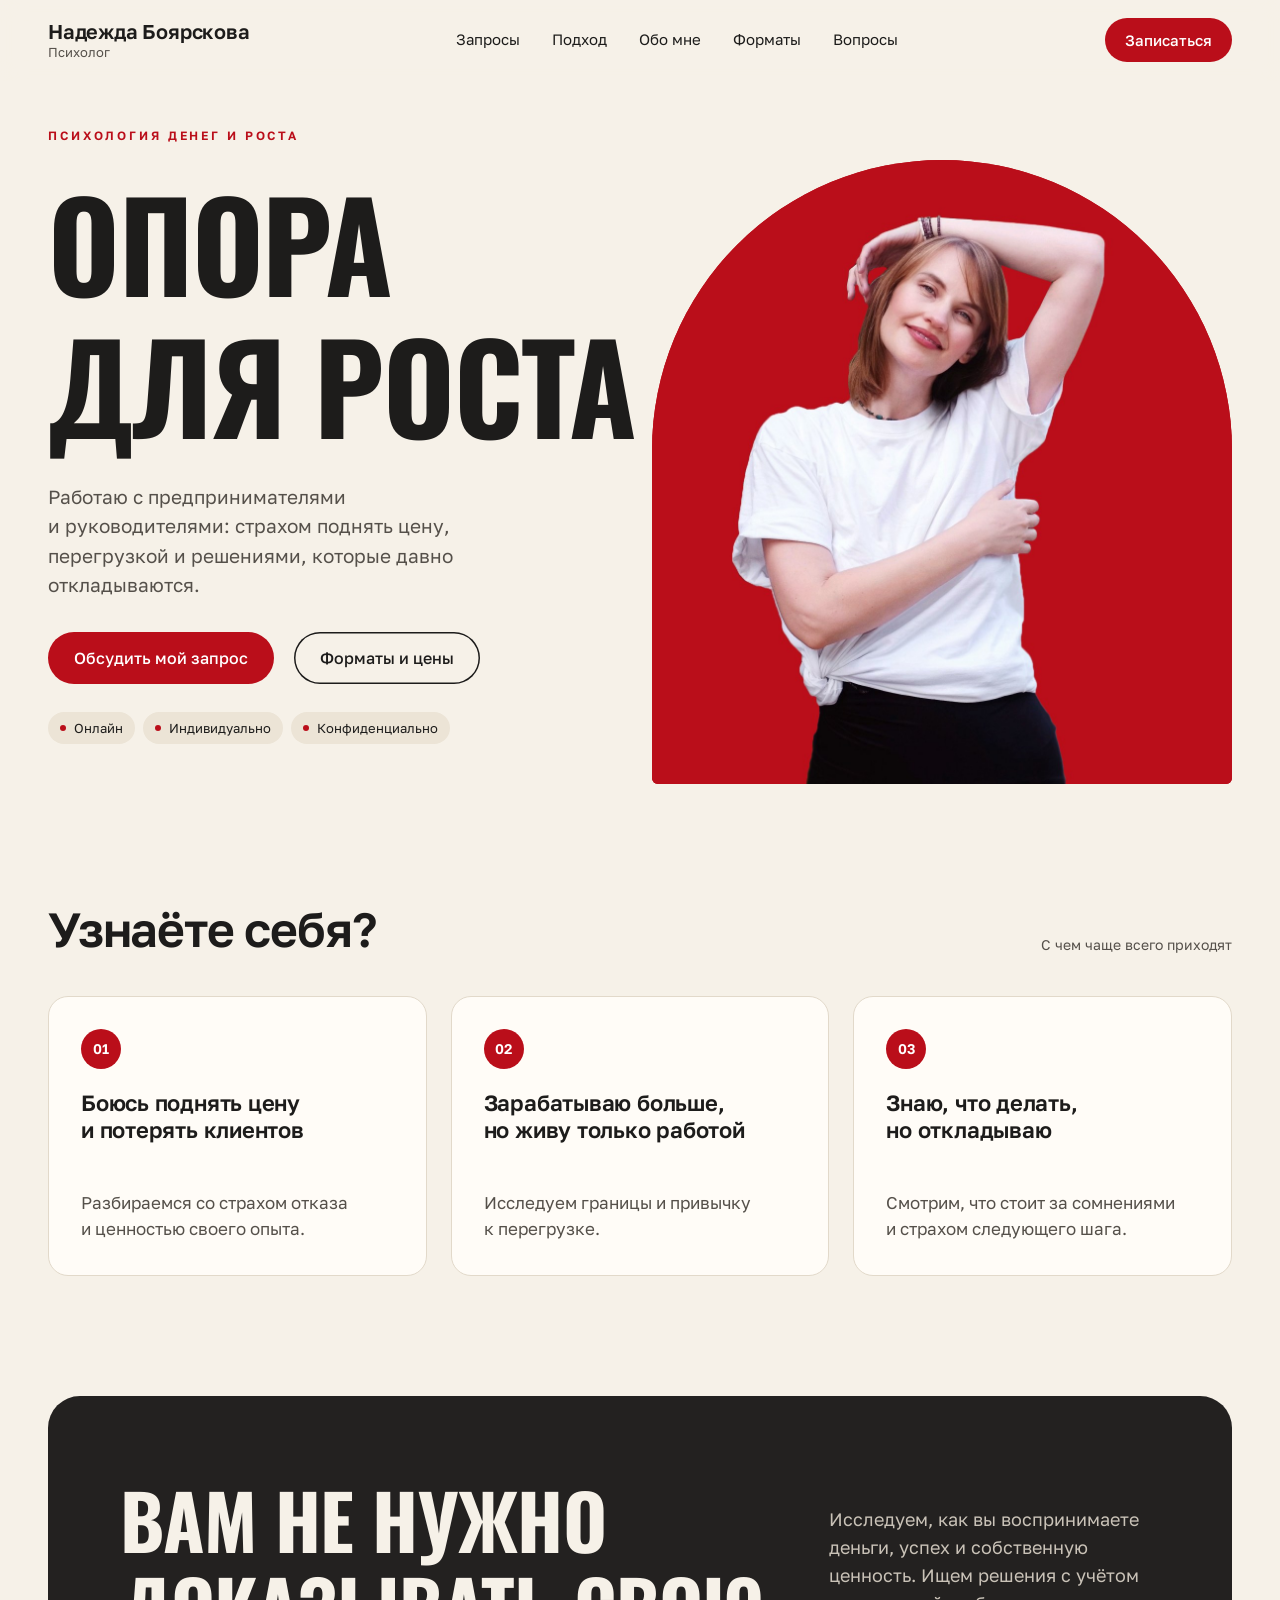
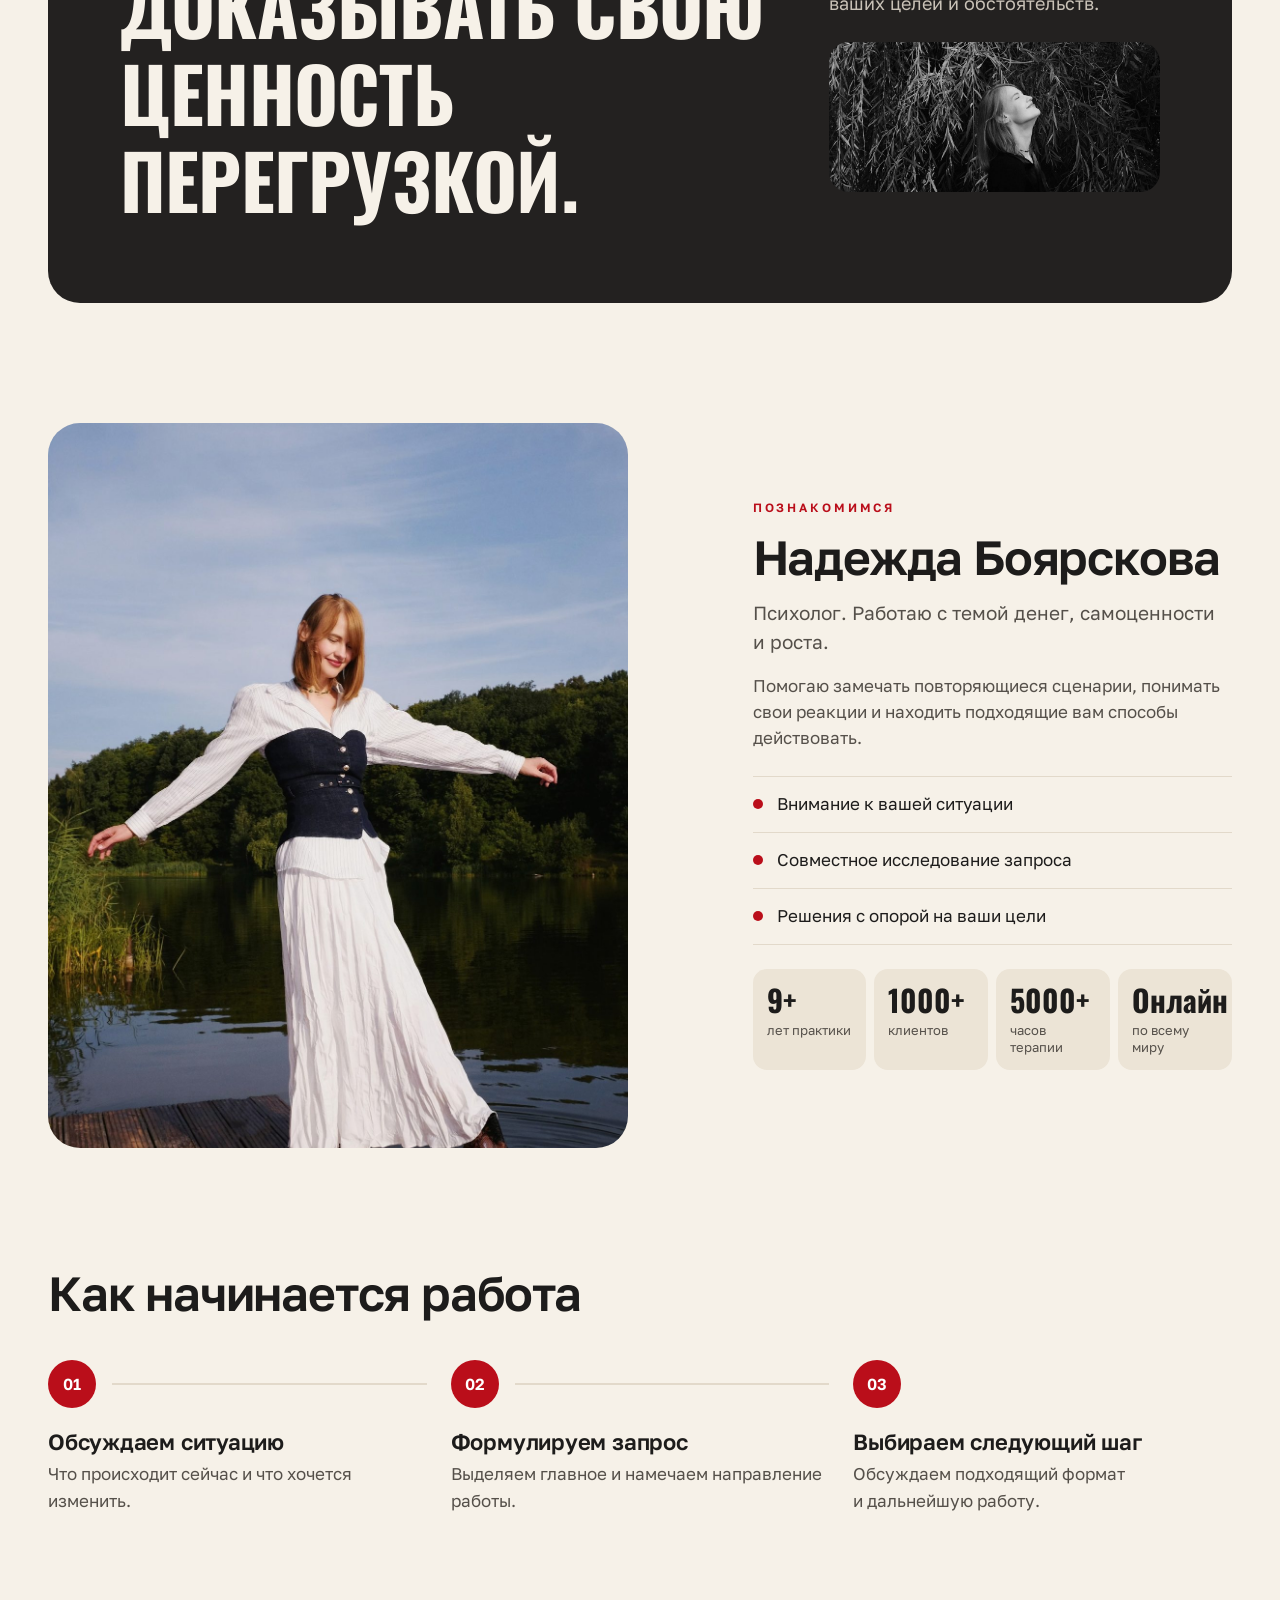
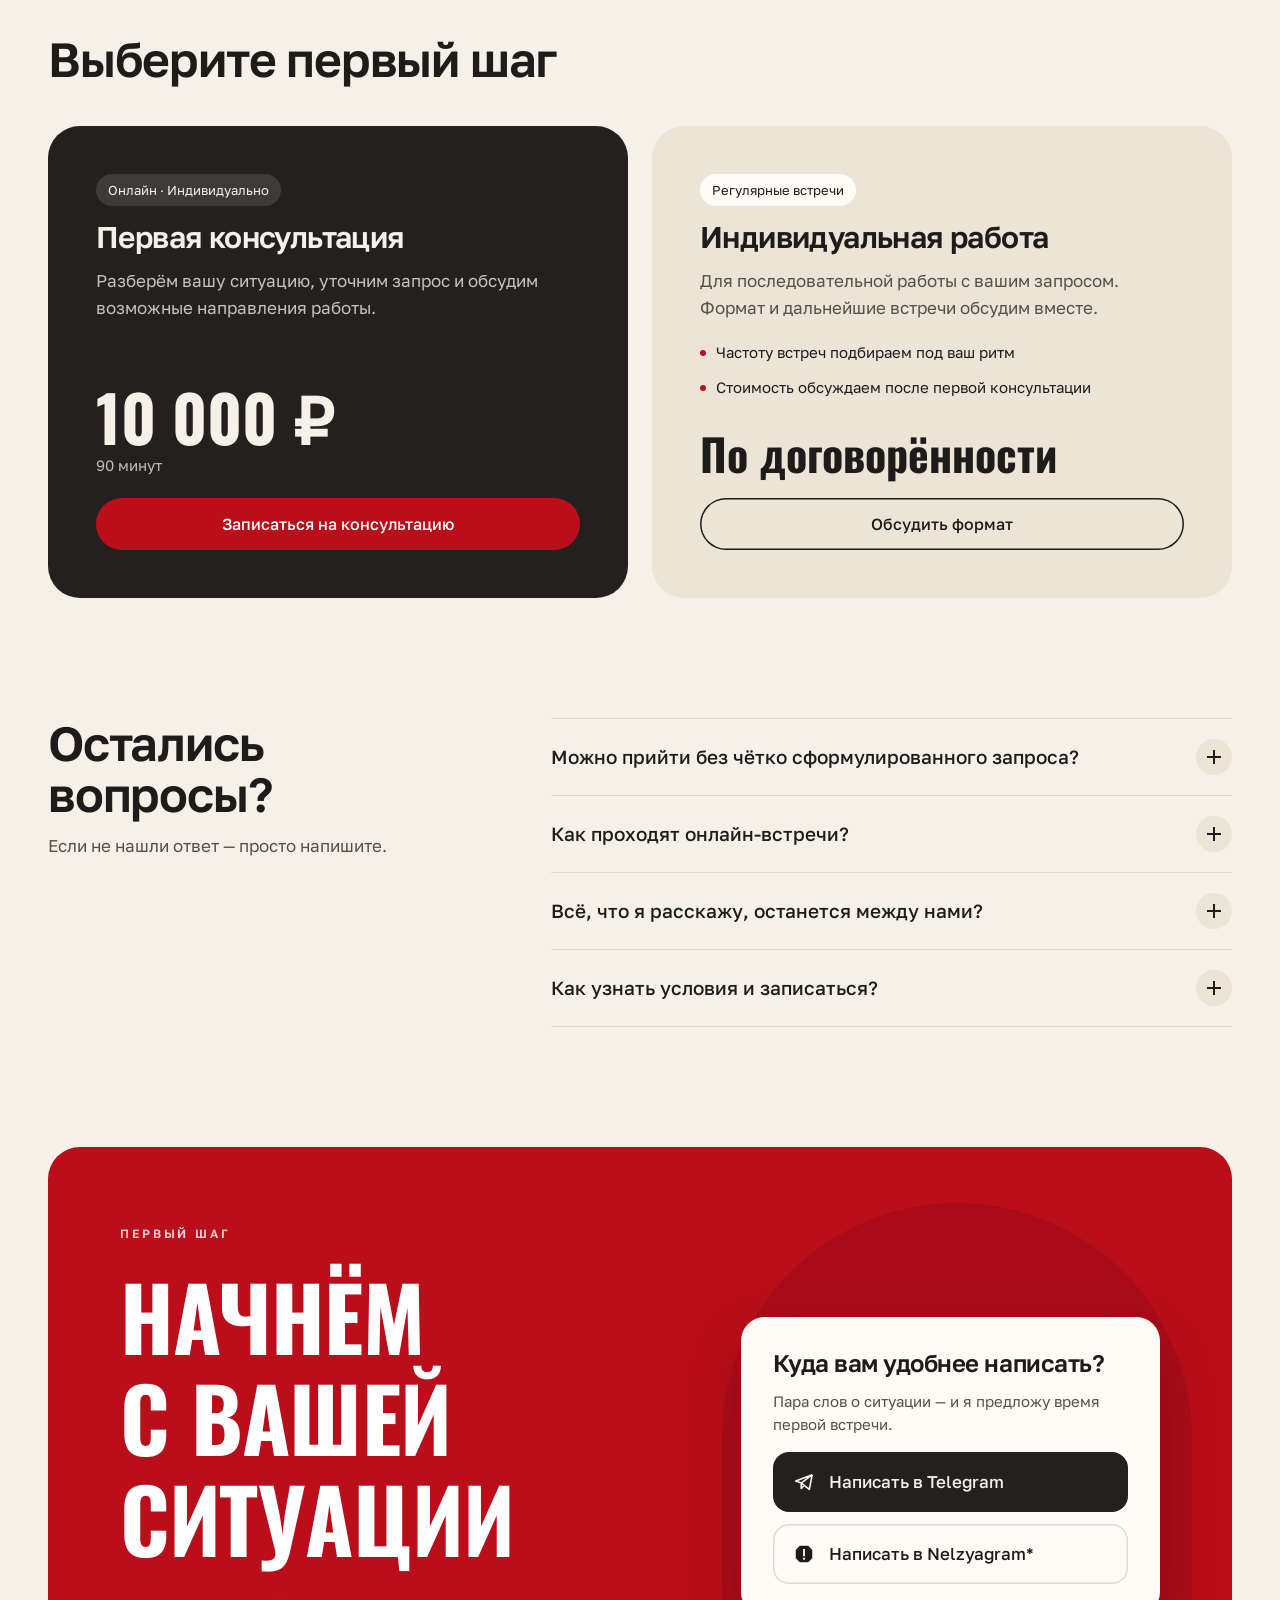
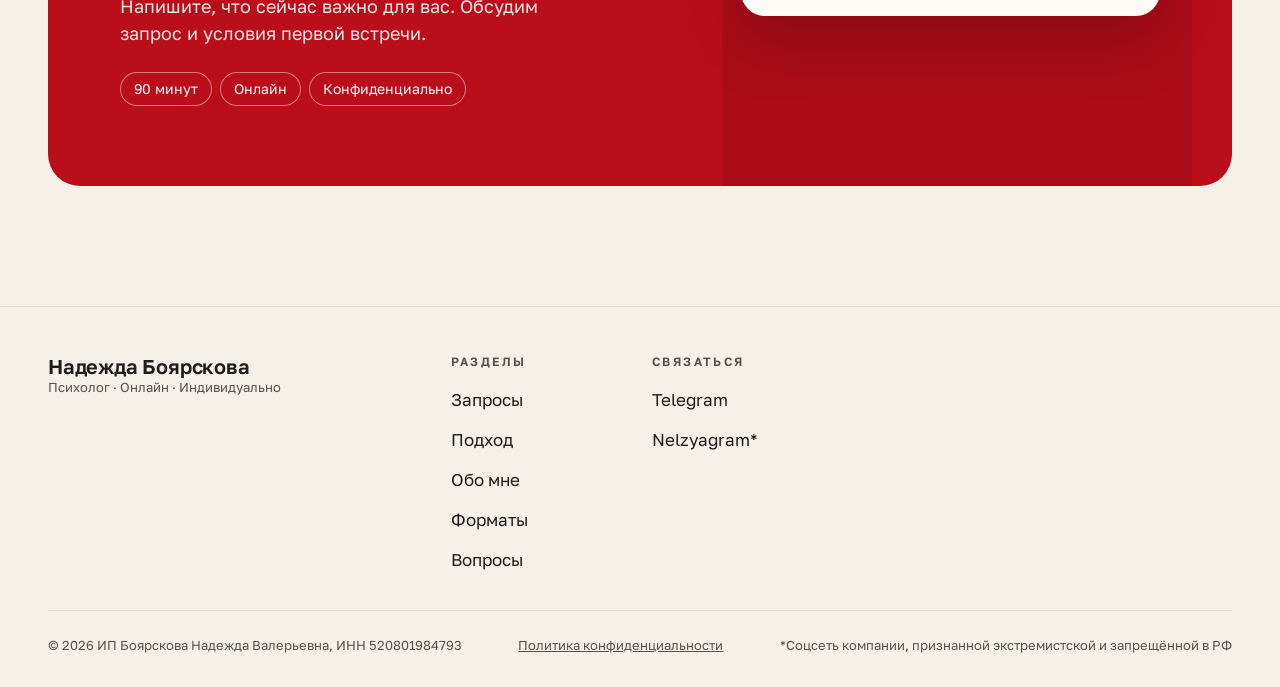
<file: index.html>
<!doctype html>
<html lang="ru" class="no-js">
<head>
  <meta charset="utf-8">
  <meta name="viewport" content="width=device-width, initial-scale=1, viewport-fit=cover">
  <title>Надежда Боярскова — психолог. Психология денег и роста</title>
  <meta name="description" content="Психолог Надежда Боярскова. Работаю с предпринимателями и руководителями: страх поднять цену, перегрузка, отложенные решения. Онлайн, индивидуально.">
  <meta name="theme-color" content="#F6F1E8">
  <link rel="canonical" href="https://psycholognado.ru/">
  <meta property="og:type" content="website">
  <meta property="og:url" content="https://psycholognado.ru/">
  <meta property="og:title" content="Надежда Боярскова — психолог">
  <meta property="og:description" content="Опора для роста. Психология денег, самоценности и роста. Онлайн, индивидуально.">
  <meta property="og:image" content="https://psycholognado.ru/assets/img/og-image.jpg">
  <meta property="og:image:width" content="1200">
  <meta property="og:image:height" content="630">
  <meta name="twitter:card" content="summary_large_image">
  <meta property="og:locale" content="ru_RU">
  <link rel="icon" href="assets/img/favicon.svg" type="image/svg+xml">
  <link rel="apple-touch-icon" href="assets/img/apple-touch-icon.png">
  <link rel="preload" href="assets/fonts/oswald-cyrillic-700-normal.woff2" as="font" type="font/woff2" crossorigin>
  <link rel="preload" href="assets/fonts/golos-text-cyrillic-400-normal.woff2" as="font" type="font/woff2" crossorigin>
  <link rel="stylesheet" href="assets/css/styles.css">
  <script>document.documentElement.classList.remove('no-js');</script>
</head>
<body>
<a class="skip-link" href="#main">Перейти к содержанию</a>

<!-- ============ ШАПКА ============ -->
<header class="header" id="top">
  <div class="container header__inner">
    <a class="brand" href="#top" aria-label="Надежда Боярскова, психолог — наверх">
      <span class="brand__name">Надежда Боярскова</span>
      <span class="brand__role">Психолог</span>
    </a>
    <nav class="nav" aria-label="Основное меню">
      <ul class="nav__list">
        <li><a class="nav__link" href="#requests">Запросы</a></li>
        <li><a class="nav__link" href="#approach">Подход</a></li>
        <li><a class="nav__link" href="#about">Обо мне</a></li>
        <li><a class="nav__link" href="#formats">Форматы</a></li>
        <li><a class="nav__link" href="#faq">Вопросы</a></li>
      </ul>
    </nav>
    <div class="header__actions">
      <button class="btn btn--red btn--sm header__cta" type="button" data-contact-open>
        Записаться
      </button>
      <button class="burger" type="button" aria-label="Открыть меню" aria-expanded="false" aria-controls="mmenu" data-menu-open>
        <svg viewBox="0 0 24 24" fill="none" stroke="currentColor" stroke-width="2" aria-hidden="true"><path d="M4 8h16M4 16h16"/></svg>
      </button>
    </div>
  </div>
</header>

<!-- ============ МОБИЛЬНОЕ МЕНЮ ============ -->
<div class="mmenu" id="mmenu" role="dialog" aria-modal="true" aria-label="Меню" hidden>
  <div class="mmenu__top">
    <span class="brand"><span class="brand__name">Надежда Боярскова</span><span class="brand__role">Психолог</span></span>
    <button class="contact__close" type="button" aria-label="Закрыть меню" data-menu-close>
      <svg viewBox="0 0 24 24" fill="none" stroke="currentColor" stroke-width="2" aria-hidden="true"><path d="M6 6l12 12M18 6 6 18"/></svg>
    </button>
  </div>
  <ul class="mmenu__list">
    <li><a href="#requests" data-menu-link>Запросы</a></li>
    <li><a href="#approach" data-menu-link>Подход</a></li>
    <li><a href="#about" data-menu-link>Обо мне</a></li>
    <li><a href="#formats" data-menu-link>Форматы</a></li>
    <li><a href="#faq" data-menu-link>Вопросы</a></li>
  </ul>
  <div class="mmenu__bottom">
    <button class="btn btn--red btn--block" type="button" data-contact-open>Записаться на консультацию</button>
    <p class="mmenu__note">Онлайн · Индивидуально</p>
  </div>
</div>

<main id="main">

  <!-- ============ HERO ============ -->
  <section class="hero" aria-labelledby="hero-title">
    <div class="container grid hero__grid">
      <div class="hero__text">
        <p class="eyebrow">Психология денег и роста</p>
        <h1 class="display hero__title" id="hero-title"><span>Опора</span> <span>для роста</span></h1>
        <p class="lead">Работаю с&nbsp;предпринимателями и&nbsp;руководителями: страхом поднять цену, перегрузкой и&nbsp;решениями, которые давно откладываются.</p>
        <div class="hero__actions">
          <button class="btn btn--red" type="button" data-contact-open>
            Обсудить мой запрос
          </button>
          <a class="btn btn--ghost" href="#formats">Форматы и цены</a>
        </div>
        <ul class="hero__meta" aria-label="Формат работы">
          <li class="chip">Онлайн</li>
          <li class="chip">Индивидуально</li>
          <li class="chip">Конфиденциально</li>
        </ul>
      </div>
      <div class="hero__media">
        <div class="arch">
          <img src="assets/img/hero.jpg" width="1200" height="1260" alt="Надежда Боярскова, психолог" fetchpriority="high">
        </div>
      </div>
    </div>
  </section>

  <!-- ============ ЗАПРОСЫ ============ -->
  <section class="section" id="requests" aria-labelledby="req-title">
    <div class="container">
      <div class="section-head reveal">
        <h2 class="h2" id="req-title">Узнаёте себя?</h2>
        <p class="muted small">С чем чаще всего приходят</p>
      </div>
      <div class="cards">
        <article class="card reveal">
          <span class="num">01</span>
          <h3 class="h3">Боюсь поднять цену и&nbsp;потерять клиентов</h3>
          <p class="muted">Разбираемся со&nbsp;страхом отказа и&nbsp;ценностью своего опыта.</p>
        </article>
        <article class="card reveal">
          <span class="num">02</span>
          <h3 class="h3">Зарабатываю больше, но&nbsp;живу только работой</h3>
          <p class="muted">Исследуем границы и&nbsp;привычку к&nbsp;перегрузке.</p>
        </article>
        <article class="card reveal">
          <span class="num">03</span>
          <h3 class="h3">Знаю, что делать, но&nbsp;откладываю</h3>
          <p class="muted">Смотрим, что стоит за&nbsp;сомнениями и&nbsp;страхом следующего шага.</p>
        </article>
      </div>
    </div>
  </section>

  <!-- ============ МАНИФЕСТ / ПОДХОД ============ -->
  <section class="section" id="approach" aria-labelledby="man-title">
    <div class="container">
      <div class="manifest reveal">
        <div class="grid manifest__grid">
          <h2 class="display manifest__title" id="man-title">Вам не нужно доказывать свою ценность перегрузкой.</h2>
          <div class="manifest__side">
            <p>Исследуем, как вы воспринимаете деньги, успех и&nbsp;собственную ценность. Ищем решения с&nbsp;учётом ваших целей и&nbsp;обстоятельств.</p>
            <div class="manifest__photo"><img src="assets/img/portrait-bw.jpg" width="1100" height="500" alt="" loading="lazy"></div>
          </div>
        </div>
      </div>
    </div>
  </section>

  <!-- ============ ОБО МНЕ ============ -->
  <section class="section" id="about" aria-labelledby="about-title">
    <div class="container grid about__grid">
      <div class="about__photo reveal">
        <img src="assets/img/about.jpg" width="1200" height="1800" alt="Надежда Боярскова на берегу озера" loading="lazy">
      </div>
      <div class="about__text reveal">
        <p class="eyebrow">Познакомимся</p>
        <h2 class="about__name" id="about-title">Надежда Боярскова</h2>
        <p class="lead">Психолог. Работаю с&nbsp;темой денег, самоценности и&nbsp;роста.</p>
        <p class="muted">Помогаю замечать повторяющиеся сценарии, понимать свои реакции и&nbsp;находить подходящие вам способы действовать.</p>
        <ul class="checks">
          <li>Внимание к&nbsp;вашей ситуации</li>
          <li>Совместное исследование запроса</li>
          <li>Решения с&nbsp;опорой на&nbsp;ваши цели</li>
        </ul>
        <ul class="facts" aria-label="Опыт">
          <li class="fact"><b>9+</b><span>лет практики</span></li>
          <li class="fact"><b>1000+</b><span>клиентов</span></li>
          <li class="fact"><b>5000+</b><span>часов терапии</span></li>
          <li class="fact"><b>Онлайн</b><span>по всему миру</span></li>
        </ul>
      </div>
    </div>
  </section>

  <!-- ============ КАК НАЧИНАЕТСЯ РАБОТА ============ -->
  <section class="section" aria-labelledby="steps-title">
    <div class="container">
      <div class="section-head reveal">
        <h2 class="h2" id="steps-title">Как начинается работа</h2>
      </div>
      <ol class="steps">
        <li class="step reveal">
          <span class="num">01</span>
          <div><h3 class="h3">Обсуждаем ситуацию</h3><p class="muted">Что происходит сейчас и&nbsp;что хочется изменить.</p></div>
        </li>
        <li class="step reveal">
          <span class="num">02</span>
          <div><h3 class="h3">Формулируем запрос</h3><p class="muted">Выделяем главное и&nbsp;намечаем направление работы.</p></div>
        </li>
        <li class="step reveal">
          <span class="num">03</span>
          <div><h3 class="h3">Выбираем следующий шаг</h3><p class="muted">Обсуждаем подходящий формат и&nbsp;дальнейшую работу.</p></div>
        </li>
      </ol>
    </div>
  </section>

  <!-- ============ ФОРМАТЫ ============ -->
  <section class="section" id="formats" aria-labelledby="formats-title">
    <div class="container">
      <div class="section-head reveal">
        <h2 class="h2" id="formats-title">Выберите первый шаг</h2>
      </div>
      <div class="plans">
        <article class="plan plan--dark reveal">
          <span class="plan__tag">Онлайн · Индивидуально</span>
          <h3 class="plan__title">Первая консультация</h3>
          <p class="muted">Разберём вашу ситуацию, уточним запрос и&nbsp;обсудим возможные направления работы.</p>
          <p class="plan__price">10&nbsp;000&nbsp;₽<small>90 минут</small></p>
          <button class="btn btn--red" type="button" data-contact-open>
            Записаться на консультацию
          </button>
        </article>
        <article class="plan plan--beige reveal">
          <span class="plan__tag">Регулярные встречи</span>
          <h3 class="plan__title">Индивидуальная работа</h3>
          <p class="muted">Для последовательной работы с&nbsp;вашим запросом. Формат и&nbsp;дальнейшие встречи обсудим вместе.</p>
          <ul class="plan__list">
            <li>Частоту встреч подбираем под ваш ритм</li>
            <li>Стоимость обсуждаем после первой консультации</li>
          </ul>
          <p class="plan__price" style="font-size:clamp(32px,4vw,44px)">По договорённости</p>
          <button class="btn btn--ghost" type="button" data-contact-open>
            Обсудить формат
          </button>
        </article>
      </div>
    </div>
  </section>

  <!-- ============ FAQ ============ -->
  <section class="section" id="faq" aria-labelledby="faq-title">
    <div class="container grid faq__grid">
      <div class="faq__head reveal">
        <h2 class="h2" id="faq-title">Остались вопросы?</h2>
        <p class="muted" style="margin-top:12px">Если не нашли ответ — просто напишите.</p>
      </div>
      <div class="faq__list reveal">
        <details class="faq__item">
          <summary>Можно прийти без чётко сформулированного запроса?<span class="faq__icon" aria-hidden="true"></span></summary>
          <p class="faq__answer">Да. Сформулировать запрос — часть первой встречи. Достаточно рассказать, что сейчас беспокоит или что хочется изменить.</p>
        </details>
        <details class="faq__item">
          <summary>Как проходят онлайн-встречи?<span class="faq__icon" aria-hidden="true"></span></summary>
          <p class="faq__answer">В Zoom, в удобное для вас время. Ссылку на встречу я пришлю заранее. Понадобятся стабильный интернет, наушники и место, где вас никто не отвлечёт.</p>
        </details>
        <details class="faq__item">
          <summary>Всё, что я расскажу, останется между нами?<span class="faq__icon" aria-hidden="true"></span></summary>
          <p class="faq__answer">Да. Всё, что вы рассказываете на встречах, остаётся между нами и&nbsp;не передаётся третьим лицам, кроме случаев, прямо предусмотренных законом.</p>
        </details>
        <details class="faq__item">
          <summary>Как узнать условия и записаться?<span class="faq__icon" aria-hidden="true"></span></summary>
          <p class="faq__answer">Напишите в Telegram или Nelzyagram* — расскажу об условиях и подберём время первой встречи.</p>
        </details>
      </div>
    </div>
  </section>

  <!-- ============ ФИНАЛЬНЫЙ CTA ============ -->
  <section class="section" aria-labelledby="cta-title">
    <div class="container">
      <div class="cta reveal">
        <span class="cta__arch" aria-hidden="true"></span>
        <div class="cta__text">
          <p class="eyebrow cta__eyebrow">Первый шаг</p>
          <h2 class="display cta__title" id="cta-title">Начнём<br> с&nbsp;вашей ситуации</h2>
          <p class="cta__lead">Напишите, что сейчас важно для вас. Обсудим запрос и&nbsp;условия первой встречи.</p>
          <ul class="cta__chips" aria-label="Формат">
            <li>90 минут</li><li>Онлайн</li><li>Конфиденциально</li>
          </ul>
        </div>
        <div class="cta__card">
          <h3 class="cta__card-title">Куда вам удобнее написать?</h3>
          <p class="cta__card-sub">Пара слов о ситуации — и я предложу время первой встречи.</p>
          <a class="cta__link cta__link--tg" href="https://t.me/psyholog_boyarskova" target="_blank" rel="noopener"><svg viewBox="0 0 24 24" fill="none" stroke="currentColor" stroke-width="1.8" stroke-linejoin="round" aria-hidden="true"><path d="M21 4 3 11l6 2.2M21 4l-3.2 16-8.8-6.8M21 4 9 13.2m0 0V19l3-3.3"/></svg><span>Написать в Telegram</span></a>
          <a class="cta__link" href="https://www.instagram.com/psyholog_boyarskova/" target="_blank" rel="noopener"><svg viewBox="0 0 24 24" aria-hidden="true"><path fill="currentColor" fill-rule="evenodd" d="M7.5 3h9L21 7.5v9L16.5 21h-9L3 16.5v-9zM11 6.5h2v8h-2zM11 16h2v2.2h-2z"/></svg><span>Написать в Nelzyagram*</span></a>
        </div>
      </div>
    </div>
  </section>
</main>

<!-- ============ ПОДВАЛ ============ -->
<footer class="footer">
  <div class="container grid footer__grid">
    <div class="footer__brand">
      <span class="brand"><span class="brand__name">Надежда Боярскова</span><span class="brand__role">Психолог · Онлайн · Индивидуально</span></span>
    </div>
    <div class="footer__col">
      <h2>Разделы</h2>
      <a href="#requests">Запросы</a>
      <a href="#approach">Подход</a>
      <a href="#about">Обо мне</a>
      <a href="#formats">Форматы</a>
      <a href="#faq">Вопросы</a>
    </div>
    <div class="footer__col">
      <h2>Связаться</h2>
      <a href="https://t.me/psyholog_boyarskova" target="_blank" rel="noopener">Telegram</a>
      <a href="https://www.instagram.com/psyholog_boyarskova/" target="_blank" rel="noopener">Nelzyagram*</a>
    </div>
    <div class="footer__bottom">
      <span>© <span data-year>2026</span> ИП Боярскова Надежда Валерьевна, ИНН&nbsp;520801984793</span>
      <a href="privacy.html">Политика конфиденциальности</a>
      <span>*Соцсеть компании, признанной экстремистской и&nbsp;запрещённой в&nbsp;РФ</span>
    </div>
  </div>
</footer>

<!-- Нижняя плашка — только на мобильных -->
<div class="mbar" aria-hidden="true">
  <button class="btn btn--red btn--block" type="button" data-contact-open tabindex="-1">
    Записаться на консультацию
  </button>
</div>

<!-- ============ МЕНЮ ВЫБОРА МЕССЕНДЖЕРА ============ -->
<div class="contact" id="contact" role="dialog" aria-modal="true" aria-labelledby="contact-title" hidden>
  <button class="contact__backdrop" type="button" aria-label="Закрыть" data-contact-close tabindex="-1"></button>
  <div class="contact__panel">
    <div class="contact__grip" aria-hidden="true"></div>
    <div class="contact__head">
      <h2 class="contact__title" id="contact-title">Куда вам удобнее написать?</h2>
      <button class="contact__close" type="button" aria-label="Закрыть" data-contact-close>
        <svg viewBox="0 0 24 24" fill="none" stroke="currentColor" stroke-width="2" aria-hidden="true"><path d="M6 6l12 12M18 6 6 18"/></svg>
      </button>
    </div>
    <p class="contact__sub">Напишите пару слов о своей ситуации — отвечу и предложу время встречи.</p>
    <div class="contact__list">
      <a class="contact__opt contact__opt--primary" href="https://t.me/psyholog_boyarskova" target="_blank" rel="noopener">
        <span class="contact__ico">
          <svg viewBox="0 0 24 24" fill="none" stroke="currentColor" stroke-width="1.8" stroke-linejoin="round" aria-hidden="true"><path d="M21 4 3 11l6 2.2M21 4l-3.2 16-8.8-6.8M21 4 9 13.2m0 0V19l3-3.3"/></svg>
        </span>
        <span class="contact__opt-text"><b>Telegram <span class="contact__badge">Быстрее</span></b><span>@psyholog_boyarskova</span></span>
      </a>
      <a class="contact__opt" href="https://www.instagram.com/psyholog_boyarskova/" target="_blank" rel="noopener">
        <span class="contact__ico">
          <svg viewBox="0 0 24 24" aria-hidden="true"><path fill="currentColor" fill-rule="evenodd" d="M7.5 3h9L21 7.5v9L16.5 21h-9L3 16.5v-9zM11 6.5h2v8h-2zM11 16h2v2.2h-2z"/></svg>
        </span>
        <span class="contact__opt-text"><b>Nelzyagram*</b><span>@psyholog_boyarskova</span></span>
      </a>
    </div>
    <p class="contact__foot">Как обрабатываются данные — в&nbsp;<a href="privacy.html">политике конфиденциальности</a>. *Соцсеть компании, признанной экстремистской и&nbsp;запрещённой в&nbsp;РФ.</p>
  </div>
</div>

<script src="assets/js/main.js" defer></script>
</body>
</html>
</file>
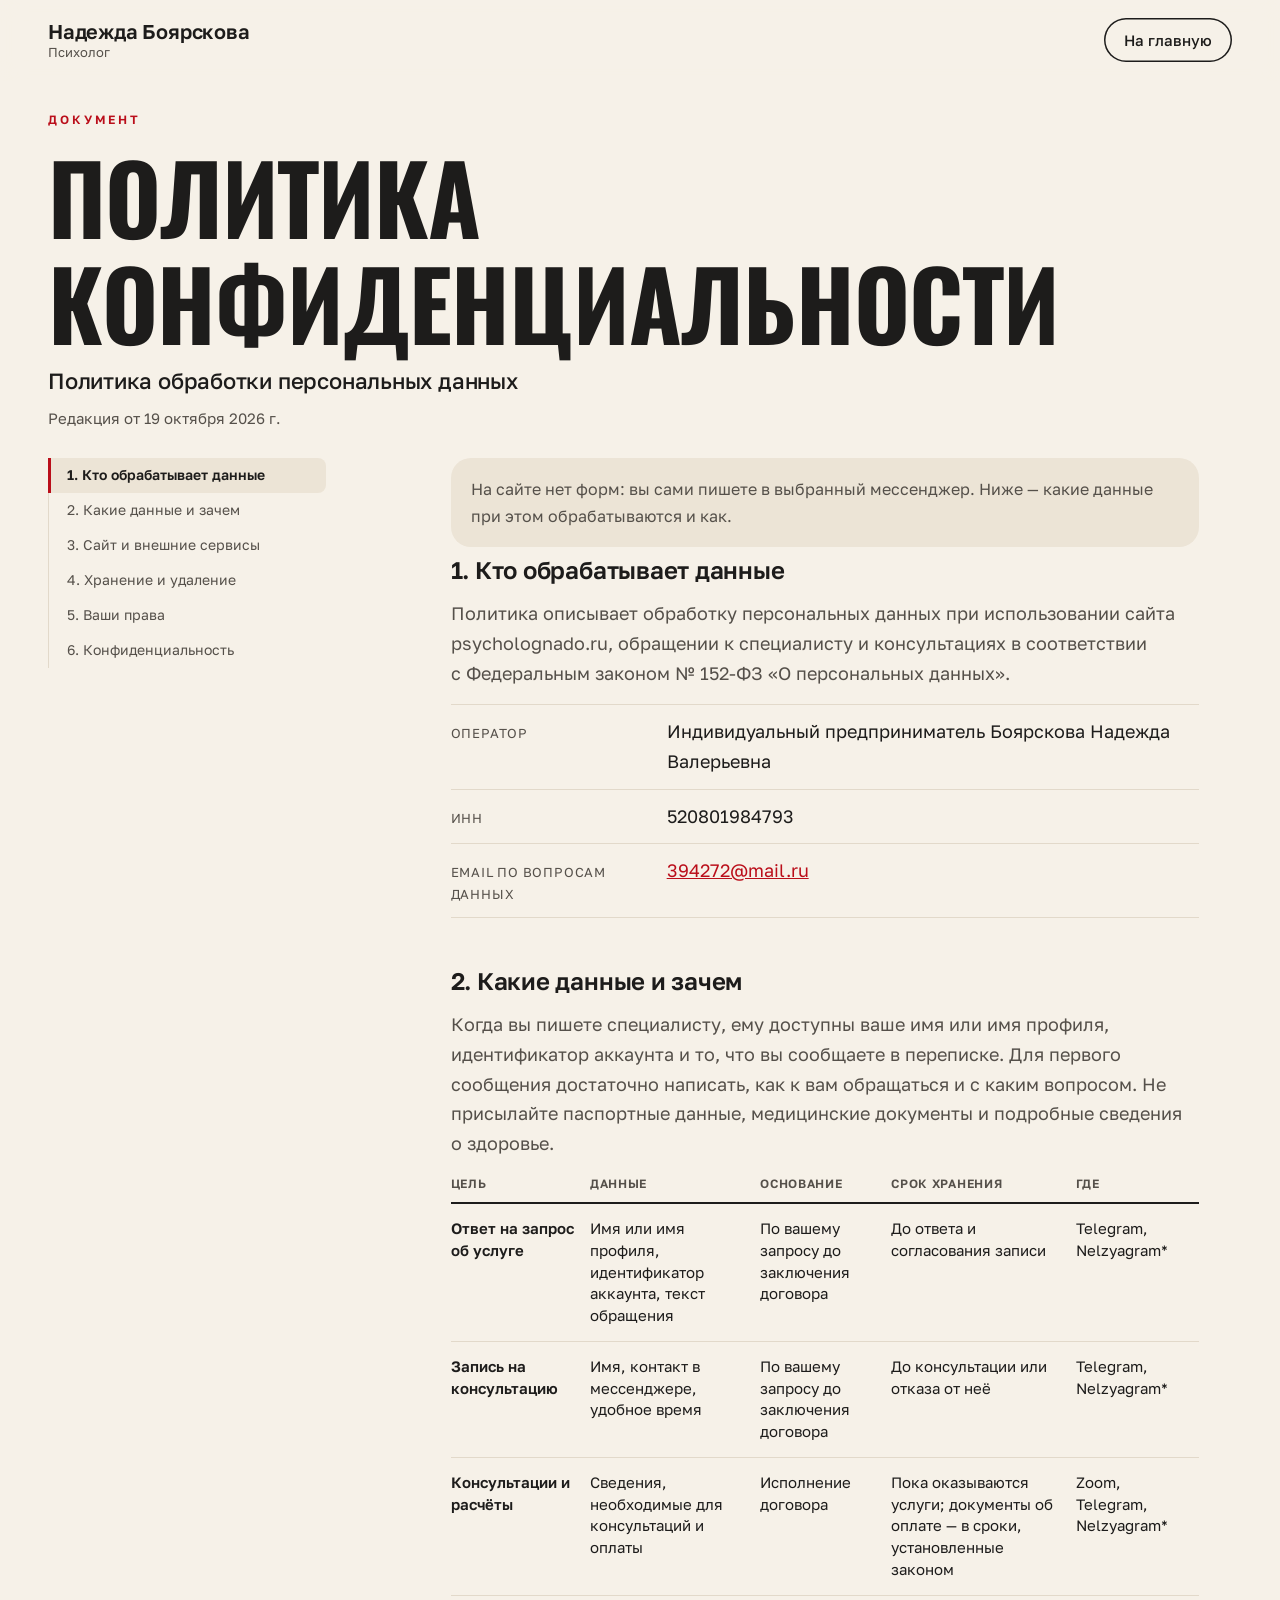
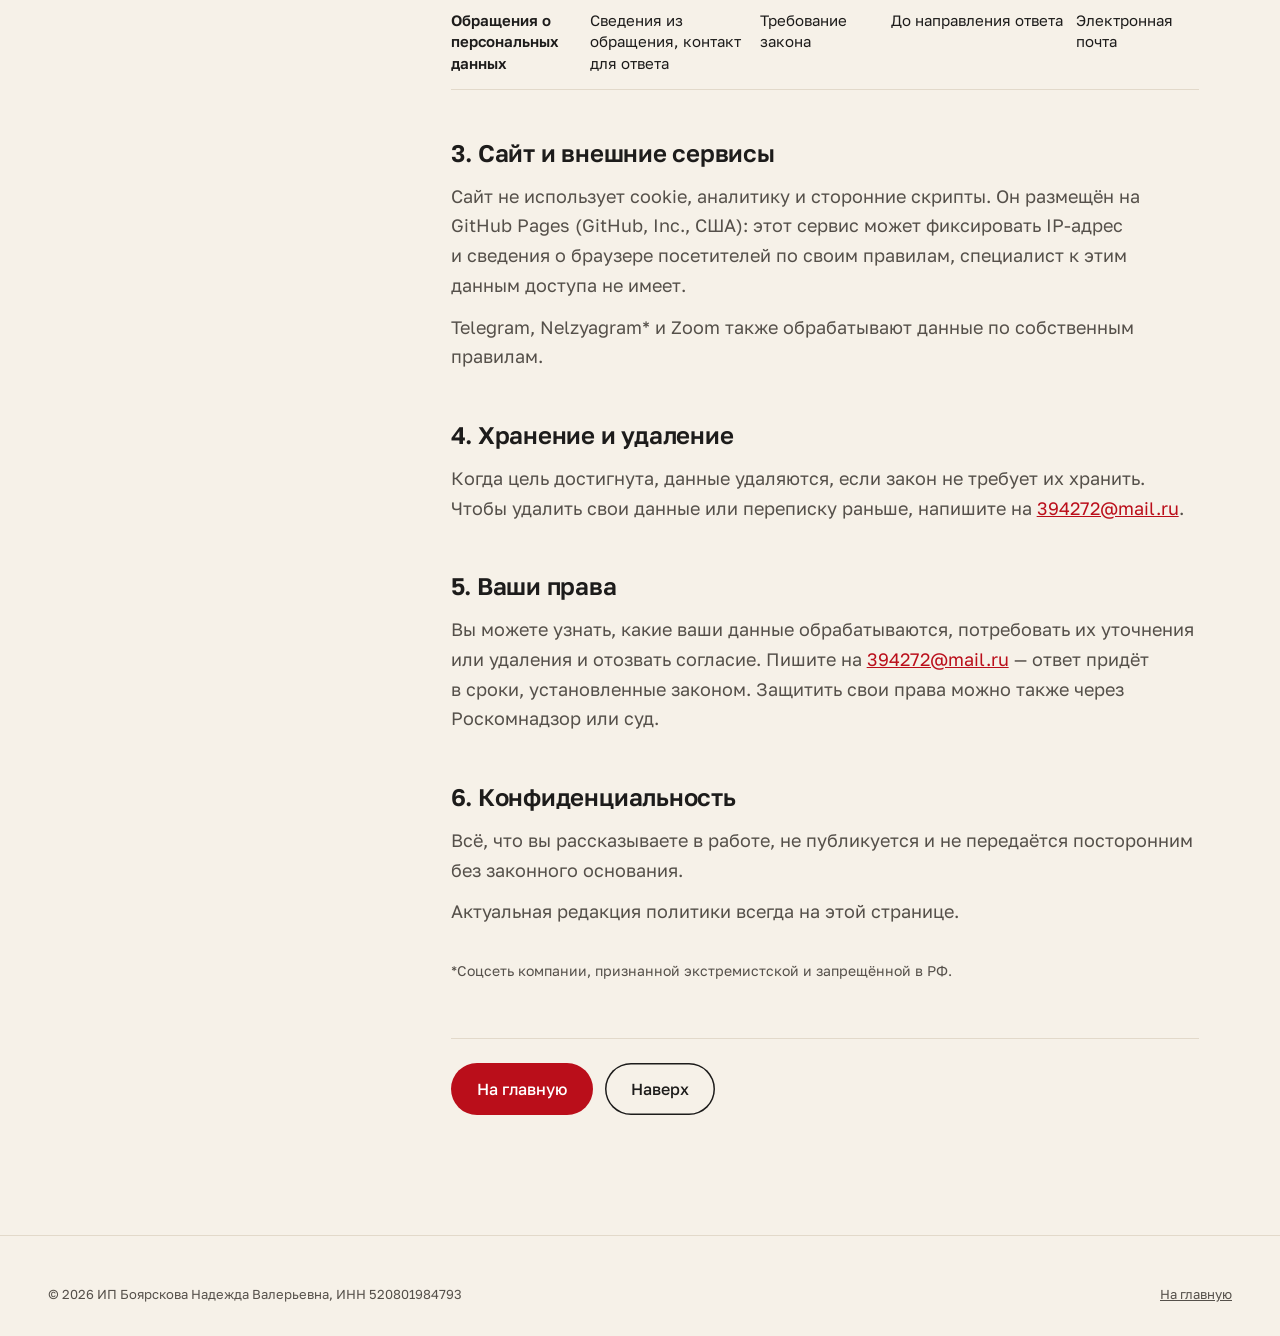
<file: privacy.html>
<!doctype html>
<html lang="ru" class="no-js">
<head>
  <meta charset="utf-8">
  <meta name="viewport" content="width=device-width, initial-scale=1, viewport-fit=cover">
  <title>Политика конфиденциальности — Надежда Боярскова, психолог</title>
  <meta name="description" content="Политика обработки персональных данных на сайте psycholognado.ru.">
  <meta name="theme-color" content="#F6F1E8">
  <meta name="robots" content="noindex, follow">
  <link rel="canonical" href="https://psycholognado.ru/privacy.html">
  <link rel="icon" href="assets/img/favicon.svg" type="image/svg+xml">
  <link rel="apple-touch-icon" href="assets/img/apple-touch-icon.png">
  <link rel="stylesheet" href="assets/css/styles.css">
  <script>document.documentElement.classList.remove('no-js');</script>
</head>
<body>
<a class="skip-link" href="#main">Перейти к содержанию</a>

<header class="header">
  <div class="container header__inner">
    <a class="brand" href="index.html" aria-label="Надежда Боярскова, психолог — на главную">
      <span class="brand__name">Надежда Боярскова</span>
      <span class="brand__role">Психолог</span>
    </a>
    <div class="header__actions">
      <a class="btn btn--ghost btn--sm" href="index.html">На главную</a>
    </div>
  </div>
</header>

<main id="main" class="legal">
  <div class="container grid legal__grid">

    <div class="legal__head">
      <p class="eyebrow">Документ</p>
      <h1 class="display legal__title"><span>Политика</span> <span>конфиденциальности</span></h1>
      <p class="legal__subtitle">Политика обработки персональных данных</p>
      <p class="legal__meta">Редакция от 19&nbsp;октября 2026&nbsp;г.</p>
    </div>

    <aside class="legal__aside">
      <details class="toc" open>
        <summary>Содержание</summary>
        <nav class="toc__list" aria-label="Содержание документа">
          <a href="#p1">1. Кто обрабатывает данные</a>
          <a href="#p2">2. Какие данные и зачем</a>
          <a href="#p3">3. Сайт и внешние сервисы</a>
          <a href="#p4">4. Хранение и удаление</a>
          <a href="#p5">5. Ваши права</a>
          <a href="#p6">6. Конфиденциальность</a>
        </nav>
      </details>
    </aside>

    <article class="legal__body">
      <p class="legal__note">На сайте нет форм: вы сами пишете в&nbsp;выбранный мессенджер. Ниже — какие данные при этом обрабатываются и&nbsp;как.</p>

      <h2 id="p1">1. Кто обрабатывает данные</h2>
      <p>Политика описывает обработку персональных данных при использовании сайта psycholognado.ru, обращении к&nbsp;специалисту и&nbsp;консультациях в&nbsp;соответствии с&nbsp;Федеральным законом №&nbsp;152-ФЗ «О&nbsp;персональных данных».</p>
      <dl class="legal__dl">
        <div><dt>Оператор</dt><dd>Индивидуальный предприниматель Боярскова Надежда Валерьевна</dd></div>
        <div><dt>ИНН</dt><dd>520801984793</dd></div>
        <div><dt>Email по вопросам данных</dt><dd><a href="mailto:394272@mail.ru">394272@mail.ru</a></dd></div>
      </dl>

      <h2 id="p2">2. Какие данные и зачем</h2>
      <p>Когда вы пишете специалисту, ему доступны ваше имя или имя профиля, идентификатор аккаунта и&nbsp;то, что вы сообщаете в&nbsp;переписке. Для первого сообщения достаточно написать, как к&nbsp;вам обращаться и&nbsp;с&nbsp;каким вопросом. Не присылайте паспортные данные, медицинские документы и&nbsp;подробные сведения о&nbsp;здоровье.</p>
      <table class="ptable">
        <caption class="visually-hidden">Цели обработки, данные, основания и сроки</caption>
        <thead>
          <tr><th scope="col">Цель</th><th scope="col">Данные</th><th scope="col">Основание</th><th scope="col">Срок хранения</th><th scope="col">Где</th></tr>
        </thead>
        <tbody>
          <tr>
            <td data-label="Цель">Ответ на запрос об услуге</td>
            <td data-label="Данные">Имя или имя профиля, идентификатор аккаунта, текст обращения</td>
            <td data-label="Основание">По вашему запросу до заключения договора</td>
            <td data-label="Срок хранения">До ответа и согласования записи</td>
            <td data-label="Где">Telegram, Nelzyagram*</td>
          </tr>
          <tr>
            <td data-label="Цель">Запись на консультацию</td>
            <td data-label="Данные">Имя, контакт в мессенджере, удобное время</td>
            <td data-label="Основание">По вашему запросу до заключения договора</td>
            <td data-label="Срок хранения">До консультации или отказа от неё</td>
            <td data-label="Где">Telegram, Nelzyagram*</td>
          </tr>
          <tr>
            <td data-label="Цель">Консультации и расчёты</td>
            <td data-label="Данные">Сведения, необходимые для консультаций и оплаты</td>
            <td data-label="Основание">Исполнение договора</td>
            <td data-label="Срок хранения">Пока оказываются услуги; документы об оплате — в сроки, установленные законом</td>
            <td data-label="Где">Zoom, Telegram, Nelzyagram*</td>
          </tr>
          <tr>
            <td data-label="Цель">Обращения о персональных данных</td>
            <td data-label="Данные">Сведения из обращения, контакт для ответа</td>
            <td data-label="Основание">Требование закона</td>
            <td data-label="Срок хранения">До направления ответа</td>
            <td data-label="Где">Электронная почта</td>
          </tr>
        </tbody>
      </table>

      <h2 id="p3">3. Сайт и внешние сервисы</h2>
      <p>Сайт не использует cookie, аналитику и&nbsp;сторонние скрипты. Он размещён на GitHub Pages (GitHub, Inc., США): этот сервис может фиксировать IP-адрес и&nbsp;сведения о&nbsp;браузере посетителей по своим правилам, специалист к&nbsp;этим данным доступа не имеет.</p>
      <p>Telegram, Nelzyagram* и&nbsp;Zoom также обрабатывают данные по собственным правилам.</p>

      <h2 id="p4">4. Хранение и удаление</h2>
      <p>Когда цель достигнута, данные удаляются, если закон не требует их хранить. Чтобы удалить свои данные или переписку раньше, напишите на&nbsp;<a href="mailto:394272@mail.ru">394272@mail.ru</a>.</p>

      <h2 id="p5">5. Ваши права</h2>
      <p>Вы можете узнать, какие ваши данные обрабатываются, потребовать их уточнения или удаления и&nbsp;отозвать согласие. Пишите на&nbsp;<a href="mailto:394272@mail.ru">394272@mail.ru</a> — ответ придёт в&nbsp;сроки, установленные законом. Защитить свои права можно также через Роскомнадзор или суд.</p>

      <h2 id="p6">6. Конфиденциальность</h2>
      <p>Всё, что вы рассказываете в&nbsp;работе, не публикуется и&nbsp;не передаётся посторонним без законного основания.</p>
      <p>Актуальная редакция политики всегда на этой странице.</p>
      <p class="small" style="margin-top:32px">*Соцсеть компании, признанной экстремистской и&nbsp;запрещённой в&nbsp;РФ.</p>

      <div class="legal__back">
        <a class="btn btn--red" href="index.html">На главную</a>
        <a class="btn btn--ghost" href="#main">Наверх</a>
      </div>
    </article>
  </div>
</main>

<footer class="footer" style="margin-top:0">
  <div class="container grid footer__grid">
    <div class="footer__bottom" style="border-top:0;padding-top:0">
      <span>© <span data-year>2026</span> ИП Боярскова Надежда Валерьевна, ИНН&nbsp;520801984793</span>
      <a href="index.html">На главную</a>
    </div>
  </div>
</footer>

<script src="assets/js/privacy.js" defer></script>
</body>
</html>
</file>
<file: assets/css/styles.css>
/* =========================================================
   Надежда Боярскова — психолог
   Брейкпоинты: мобильный < 768px · планшет 768–1099px · десктоп ≥ 1100px
   ========================================================= */

/* ---------- Шрифты (локально, без обращения к Google) ---------- */
@font-face{font-family:"Oswald";font-weight:600;font-display:swap;src:url("../fonts/oswald-cyrillic-600-normal.woff2") format("woff2");unicode-range:U+0301,U+0400-045F,U+0490-0491,U+04B0-04B1,U+2116}
@font-face{font-family:"Oswald";font-weight:600;font-display:swap;src:url("../fonts/oswald-latin-600-normal.woff2") format("woff2");unicode-range:U+0000-00FF,U+0131,U+0152-0153,U+02BB-02BC,U+02C6,U+02DA,U+02DC,U+2000-206F,U+20BD,U+2122,U+2191,U+2193,U+2212,U+2215,U+FEFF,U+FFFD}
@font-face{font-family:"Oswald";font-weight:700;font-display:swap;src:url("../fonts/oswald-cyrillic-700-normal.woff2") format("woff2");unicode-range:U+0301,U+0400-045F,U+0490-0491,U+04B0-04B1,U+2116}
@font-face{font-family:"Oswald";font-weight:700;font-display:swap;src:url("../fonts/oswald-latin-700-normal.woff2") format("woff2");unicode-range:U+0000-00FF,U+0131,U+0152-0153,U+02BB-02BC,U+02C6,U+02DA,U+02DC,U+2000-206F,U+20BD,U+2122,U+2191,U+2193,U+2212,U+2215,U+FEFF,U+FFFD}
@font-face{font-family:"Golos Text";font-weight:400;font-display:swap;src:url("../fonts/golos-text-cyrillic-400-normal.woff2") format("woff2");unicode-range:U+0301,U+0400-045F,U+0490-0491,U+04B0-04B1,U+2116}
@font-face{font-family:"Golos Text";font-weight:400;font-display:swap;src:url("../fonts/golos-text-latin-400-normal.woff2") format("woff2");unicode-range:U+0000-00FF,U+0131,U+0152-0153,U+02BB-02BC,U+02C6,U+02DA,U+02DC,U+2000-206F,U+20BD,U+2122,U+2191,U+2193,U+2212,U+2215,U+FEFF,U+FFFD}
@font-face{font-family:"Golos Text";font-weight:500;font-display:swap;src:url("../fonts/golos-text-cyrillic-500-normal.woff2") format("woff2");unicode-range:U+0301,U+0400-045F,U+0490-0491,U+04B0-04B1,U+2116}
@font-face{font-family:"Golos Text";font-weight:500;font-display:swap;src:url("../fonts/golos-text-latin-500-normal.woff2") format("woff2");unicode-range:U+0000-00FF,U+0131,U+0152-0153,U+02BB-02BC,U+02C6,U+02DA,U+02DC,U+2000-206F,U+20BD,U+2122,U+2191,U+2193,U+2212,U+2215,U+FEFF,U+FFFD}
@font-face{font-family:"Golos Text";font-weight:600;font-display:swap;src:url("../fonts/golos-text-cyrillic-600-normal.woff2") format("woff2");unicode-range:U+0301,U+0400-045F,U+0490-0491,U+04B0-04B1,U+2116}
@font-face{font-family:"Golos Text";font-weight:600;font-display:swap;src:url("../fonts/golos-text-latin-600-normal.woff2") format("woff2");unicode-range:U+0000-00FF,U+0131,U+0152-0153,U+02BB-02BC,U+02C6,U+02DA,U+02DC,U+2000-206F,U+20BD,U+2122,U+2191,U+2193,U+2212,U+2215,U+FEFF,U+FFFD}

/* ---------- Токены ---------- */
:root{
  --bg:#F6F1E8;
  --surface:#FFFCF7;
  --beige:#ECE4D6;
  --line:#E2D9CA;
  --ink:#1D1C1B;
  --ink-2:#55504A;
  --red:#BA0E1A;
  --red-hover:#980B15;
  --dark:#232120;
  --on-dark:#F6F1E8;
  --on-dark-2:#C9C2B7;

  --display:"Oswald","Arial Narrow",sans-serif;
  --body:"Golos Text",system-ui,-apple-system,"Segoe UI",sans-serif;

  /* сетка */
  --cols:4;
  --gutter:16px;
  --margin:20px;
  --maxw:1200px;
  --section:72px;
  --radius:16px;
  --radius-lg:24px;
  --header-h:64px;
}
@media (min-width:768px){
  :root{--cols:8;--gutter:24px;--margin:40px;--section:96px;--header-h:72px}
}
@media (min-width:1100px){
  :root{--cols:12;--gutter:24px;--margin:48px;--section:120px;--radius:20px;--radius-lg:32px;--header-h:80px}
}

/* ---------- База ---------- */
*,*::before,*::after{box-sizing:border-box}
html{-webkit-text-size-adjust:100%;scroll-behavior:smooth;scroll-padding-top:calc(var(--header-h) + 16px)}
body{margin:0;background:var(--bg);color:var(--ink);font:400 16px/1.55 var(--body);-webkit-font-smoothing:antialiased;overflow-x:hidden}
@media (min-width:1100px){body{font-size:17px}}
img{display:block;max-width:100%;height:auto}
a{color:inherit}
h1,h2,h3,p,ul,ol{margin:0}
ul,ol{padding:0;list-style:none}
button{font:inherit;color:inherit}
:focus-visible{outline:2px solid var(--red);outline-offset:3px;border-radius:6px}
.visually-hidden{position:absolute!important;width:1px;height:1px;overflow:hidden;clip:rect(0 0 0 0);white-space:nowrap}
.skip-link{position:absolute;left:12px;top:-60px;z-index:200;background:var(--ink);color:#fff;padding:10px 16px;border-radius:10px;text-decoration:none}
.skip-link:focus{top:12px}

.container{width:100%;max-width:calc(var(--maxw) + var(--margin)*2);margin-inline:auto;padding-inline:var(--margin)}
.grid{display:grid;grid-template-columns:repeat(var(--cols),minmax(0,1fr));column-gap:var(--gutter)}
.section{padding-block:calc(var(--section)/2)}
.section-head{display:flex;flex-wrap:wrap;align-items:end;justify-content:space-between;gap:12px 32px;margin-bottom:28px}
@media (min-width:1100px){.section-head{margin-bottom:40px}}

/* ---------- Типографика ---------- */
.eyebrow{font:600 12px/1.2 var(--body);letter-spacing:.24em;text-transform:uppercase;color:var(--red)}
.display{font-family:var(--display);font-weight:700;text-transform:uppercase;line-height:1.15;letter-spacing:-.01em}
.h2{font:600 clamp(30px,4.2vw,48px)/1.08 var(--body);letter-spacing:-.025em}
.h3{font:600 20px/1.25 var(--body);letter-spacing:-.01em}
@media (min-width:1100px){.h3{font-size:22px}}
.lead{font-size:17px;line-height:1.55;color:var(--ink-2)}
@media (min-width:1100px){.lead{font-size:19px}}
.muted{color:var(--ink-2)}
.small{font-size:14px}

/* ---------- Кнопки ---------- */
.btn{display:inline-flex;align-items:center;justify-content:center;gap:10px;min-height:52px;padding:0 26px;border-radius:999px;border:0;cursor:pointer;text-decoration:none;font:500 16px/1 var(--body);transition:background-color .2s,transform .2s,color .2s}
.btn svg{width:16px;height:16px;flex:none;transition:transform .2s}
.btn:hover svg{transform:translate(2px,-2px)}
.btn--red{background:var(--red);color:#fff}
.btn--red:hover{background:var(--red-hover)}
.btn--ghost{background:transparent;color:var(--ink);box-shadow:inset 0 0 0 1.5px var(--ink)}
.btn--ghost:hover{background:var(--ink);color:var(--bg)}
.btn--light{background:var(--bg);color:var(--ink)}
.btn--light:hover{background:#fff}
.btn--sm{min-height:44px;padding:0 20px;font-size:15px}
.btn--block{width:100%}

/* ---------- Шапка ---------- */
.header{position:sticky;top:0;z-index:50;background:rgba(246,241,232,.92);-webkit-backdrop-filter:blur(12px);backdrop-filter:blur(12px);border-bottom:1px solid transparent;transition:border-color .2s}
.header.is-scrolled{border-bottom-color:var(--line)}
.header__inner{display:flex;align-items:center;justify-content:space-between;gap:24px;height:var(--header-h)}
.brand{display:flex;flex-direction:column;text-decoration:none;line-height:1.1}
.brand__name{font:600 18px/1.1 var(--body);letter-spacing:-.01em}
.brand__role{font-size:13px;color:var(--ink-2);margin-top:3px}
@media (min-width:1100px){.brand__name{font-size:20px}}
.nav{display:none}
.nav__list{display:flex;gap:4px}
.nav__link{display:inline-flex;align-items:center;min-height:44px;padding:0 14px;border-radius:999px;text-decoration:none;font-size:15px;transition:background-color .2s}
.nav__link:hover{background:var(--beige)}
.header__actions{display:flex;align-items:center;gap:8px}
.header__cta{display:none}
.burger{display:inline-flex;align-items:center;justify-content:center;width:48px;height:48px;border-radius:999px;border:0;background:var(--ink);color:var(--bg);cursor:pointer}
.burger svg{width:22px;height:22px}
@media (min-width:768px){.header__cta{display:inline-flex}}
@media (min-width:1100px){
  .nav{display:block}
  .burger{display:none}
}

/* ---------- Мобильное меню ---------- */
.mmenu{position:fixed;inset:0;z-index:90;background:var(--bg);display:flex;flex-direction:column;padding:0 var(--margin) calc(24px + env(safe-area-inset-bottom));transform:translateY(-8px);opacity:0;visibility:hidden;transition:opacity .25s,transform .25s,visibility 0s .25s}
.mmenu.is-open{opacity:1;transform:none;visibility:visible;transition:opacity .25s,transform .25s}
.mmenu__top{display:flex;align-items:center;justify-content:space-between;height:var(--header-h)}
.mmenu__list{margin-top:24px;border-top:1px solid var(--line)}
.mmenu__list a{display:flex;align-items:center;justify-content:space-between;min-height:64px;border-bottom:1px solid var(--line);text-decoration:none;font:700 30px/1 var(--display);text-transform:uppercase}
.mmenu__list a svg{width:20px;height:20px;color:var(--red)}
.mmenu__bottom{margin-top:auto;display:grid;gap:10px}
.mmenu__note{font-size:14px;color:var(--ink-2);text-align:center;margin-top:6px}

/* ---------- Hero ---------- */
.hero{padding-top:24px;padding-bottom:calc(var(--section)/2)}
.hero__grid{row-gap:32px;align-items:center}
.hero__text{grid-column:1/-1;display:flex;flex-direction:column;gap:20px}
.hero__title{font-size:clamp(52px,16vw,96px);position:relative;z-index:2}
.hero__title span{display:block;white-space:nowrap}
.hero__actions{display:flex;flex-wrap:wrap;align-items:center;gap:12px 20px;margin-top:4px}
.hero__meta{display:flex;flex-wrap:wrap;gap:8px}
.chip{display:inline-flex;align-items:center;gap:8px;min-height:32px;padding:0 12px;border-radius:999px;background:var(--beige);font-size:13px;color:var(--ink)}
.chip::before{content:"";width:6px;height:6px;border-radius:50%;background:var(--red)}
.hero__media{grid-column:1/-1;position:relative}
.arch{position:relative;aspect-ratio:4/4.3;border-radius:999px 999px var(--radius) var(--radius);background:var(--red);overflow:hidden}
.arch img{position:absolute;inset:0;width:100%;height:100%;object-fit:cover;object-position:50% 0%}
.arch__badge{position:absolute;left:16px;bottom:16px;display:flex;align-items:center;gap:10px;padding:10px 14px 10px 10px;border-radius:14px;background:var(--surface);box-shadow:0 10px 30px rgba(29,28,27,.15);font-size:13px;line-height:1.3}
.arch__badge b{display:block;font-size:14px}
.arch__badge-dot{width:36px;height:36px;border-radius:10px;background:var(--red);color:#fff;display:grid;place-items:center;flex:none}
.arch__badge-dot svg{width:18px;height:18px}
@media (min-width:768px){
  .hero{padding-top:40px}
  .hero__text{grid-column:1/6}
  .hero__media{grid-column:6/-1}
  .hero__title{font-size:clamp(76px,11vw,112px)}
  .hero__text .lead{max-width:30ch}
}
@media (min-width:1100px){
  .hero{padding-top:48px}
  .hero__grid{align-items:end}
  .hero__text{grid-column:1/7;gap:28px;padding-bottom:40px}
  .hero__media{grid-column:7/-1}
  .hero__title{font-size:clamp(112px,9.6vw,148px);margin-right:-160px;-webkit-text-stroke:0;text-shadow:0 0 0 transparent}
  .hero__title span:last-child{-webkit-text-stroke:3px var(--bg);paint-order:stroke fill}
  .hero__text .lead{max-width:34ch}
  .arch__badge{left:-32px;bottom:48px}
}

/* ---------- Карточки «Узнаёте себя» ---------- */
.cards{display:grid;gap:12px}
.card{background:var(--surface);border:1px solid var(--line);border-radius:var(--radius);padding:24px;display:flex;flex-direction:column;gap:12px;transition:transform .25s,box-shadow .25s}
.card:hover{transform:translateY(-3px);box-shadow:0 14px 40px rgba(29,28,27,.08)}
.num{display:inline-grid;place-items:center;width:40px;height:40px;border-radius:50%;background:var(--red);color:#fff;font:600 14px/1 var(--body);flex:none}
.card .num{margin-bottom:8px}
@media (min-width:768px){
  .cards{grid-template-columns:repeat(2,minmax(0,1fr));gap:16px}
  .cards .card:last-child{grid-column:1/-1}
}
@media (min-width:1100px){
  .cards{grid-template-columns:repeat(3,minmax(0,1fr));gap:24px}
  .cards .card:last-child{grid-column:auto}
  .card{padding:32px;min-height:280px}
  .card p{margin-top:auto}
}

/* ---------- Манифест (тёмный блок) ---------- */
.manifest{background:var(--dark);color:var(--on-dark);border-radius:var(--radius-lg);padding:40px 24px;overflow:hidden}
.manifest__grid{row-gap:28px;align-items:center}
.manifest__title{grid-column:1/-1;font-size:clamp(44px,12vw,64px);line-height:1.15}
.manifest__side{grid-column:1/-1;display:flex;flex-direction:column;gap:24px}
.manifest__side p{color:var(--on-dark-2);font-size:17px}
.manifest__photo{border-radius:var(--radius);overflow:hidden;aspect-ratio:2.2/1}
.manifest__photo img{width:100%;height:100%;object-fit:cover}
@media (min-width:768px){
  .manifest{padding:56px 48px}
  .manifest__title{font-size:clamp(56px,8.5vw,80px)}
}
@media (min-width:1100px){
  .manifest{padding:80px 72px}
  .manifest__title{grid-column:1/9;font-size:clamp(64px,5.9vw,88px)}
  .manifest__side{grid-column:9/-1}
  .manifest__side p{font-size:18px}
}

/* ---------- Обо мне ---------- */
.about__grid{row-gap:28px;align-items:center}
.about__photo{grid-column:1/-1;border-radius:var(--radius-lg);overflow:hidden;aspect-ratio:4/5}
.about__photo img{width:100%;height:100%;object-fit:cover;object-position:50% 30%}
.about__text{grid-column:1/-1;display:flex;flex-direction:column;gap:16px}
.about__name{font:600 clamp(32px,4.4vw,48px)/1.05 var(--body);letter-spacing:-.025em}
.checks{border-top:1px solid var(--line);margin-top:8px}
.checks li{display:flex;align-items:center;gap:14px;min-height:56px;border-bottom:1px solid var(--line)}
.checks li::before{content:"";width:10px;height:10px;border-radius:50%;background:var(--red);flex:none}
.facts{display:grid;grid-template-columns:repeat(2,minmax(0,1fr));gap:8px;margin-top:8px}
.fact{background:var(--beige);border-radius:14px;padding:14px}
.fact b{display:block;font:700 26px/1.1 var(--display)}
.fact span{display:block;font-size:13px;line-height:1.3;color:var(--ink-2);margin-top:6px}
@media (min-width:768px){
  .about__photo{grid-column:1/5;aspect-ratio:3/4}
  .about__text{grid-column:5/-1}
}
@media (min-width:1100px){
  .about__photo{grid-column:1/7;aspect-ratio:4/5}
  .about__text{grid-column:8/-1}
  .facts{grid-template-columns:repeat(4,minmax(0,1fr))}
  .fact b{font-size:30px}
}

/* ---------- Как начинается работа ---------- */
.steps{display:grid;gap:0;counter-reset:step}
.step{position:relative;display:grid;grid-template-columns:48px 1fr;gap:16px;padding-bottom:28px}
.step:last-child{padding-bottom:0}
.step::after{content:"";position:absolute;left:23px;top:52px;bottom:4px;width:2px;background:var(--line)}
.step:last-child::after{display:none}
.step .num{width:48px;height:48px;font-size:16px}
.step h3{margin-top:10px}
.step p{margin-top:6px}
@media (min-width:768px){
  .steps{grid-template-columns:repeat(3,minmax(0,1fr));gap:24px}
  .step{grid-template-columns:1fr;gap:20px;padding:0}
  .step::after{left:64px;right:0;top:23px;bottom:auto;width:auto;height:2px}
  .step h3{margin-top:0}
}

/* ---------- Форматы ---------- */
.plans{display:grid;gap:16px}
.plan{border-radius:var(--radius-lg);padding:28px 24px;display:flex;flex-direction:column;gap:14px}
.plan--dark{background:var(--dark);color:var(--on-dark)}
.plan--dark .muted{color:var(--on-dark-2)}
.plan--beige{background:var(--beige)}
.plan__tag{align-self:flex-start;font-size:13px;padding:6px 12px;border-radius:999px;background:rgba(246,241,232,.12)}
.plan--beige .plan__tag{background:var(--surface)}
.plan__title{font:600 26px/1.15 var(--body);letter-spacing:-.02em}
.plan__price{font:700 52px/1 var(--display);margin-top:auto;padding-top:12px}
.plan__price small{font:400 15px/1.3 var(--body);display:block;margin-top:8px;color:inherit;opacity:.75}
.plan__list li{display:flex;gap:10px;padding:6px 0;font-size:15px}
.plan__list li::before{content:"";width:6px;height:6px;border-radius:50%;background:var(--red);margin-top:9px;flex:none}
.plan .btn{margin-top:8px;width:100%}
@media (min-width:768px){
  .plans{grid-template-columns:repeat(2,minmax(0,1fr));gap:24px}
  .plan{padding:36px 32px}
}
@media (min-width:1100px){
  .plan{padding:48px;min-height:440px}
  .plan__title{font-size:30px}
  .plan__price{font-size:64px}
}

/* ---------- FAQ ---------- */
.faq__grid{row-gap:24px}
.faq__head{grid-column:1/-1}
.faq__list{grid-column:1/-1;border-top:1px solid var(--line)}
.faq__item{border-bottom:1px solid var(--line)}
.faq__item summary{list-style:none;display:flex;align-items:center;justify-content:space-between;gap:16px;min-height:64px;padding:16px 0;cursor:pointer;font:500 17px/1.35 var(--body)}
.faq__item summary::-webkit-details-marker{display:none}
.faq__icon{position:relative;width:36px;height:36px;border-radius:50%;background:var(--beige);flex:none;transition:background-color .2s,transform .25s}
.faq__icon::before,.faq__icon::after{content:"";position:absolute;left:50%;top:50%;width:14px;height:2px;background:currentColor;transform:translate(-50%,-50%)}
.faq__icon::after{transform:translate(-50%,-50%) rotate(90deg);transition:transform .25s}
.faq__item[open] .faq__icon{background:var(--red);color:#fff}
.faq__item[open] .faq__icon::after{transform:translate(-50%,-50%) rotate(0)}
.faq__answer{padding:0 52px 20px 0;color:var(--ink-2)}
@media (min-width:1100px){
  .faq__head{grid-column:1/5}
  .faq__list{grid-column:6/-1}
  .faq__item summary{font-size:19px;min-height:76px}
}

/* ---------- Финальный CTA ---------- */
.cta{position:relative;overflow:hidden;background:var(--red);color:#fff;border-radius:var(--radius-lg);padding:40px 20px 20px;display:grid;gap:28px}
.cta__arch{position:absolute;right:-70px;top:24px;bottom:0;width:230px;border-radius:999px 999px 0 0;background:#A90C18;pointer-events:none}
.cta__text{position:relative;z-index:1;display:flex;flex-direction:column;gap:16px;padding-inline:4px}
.cta__eyebrow{color:rgba(255,255,255,.8)}
.cta__title{font-size:clamp(46px,13vw,88px);line-height:1.15}
.cta__lead{font-size:17px;color:rgba(255,255,255,.9);max-width:38ch}
.cta__chips{display:flex;flex-wrap:wrap;gap:8px}
.cta__chips li{display:inline-flex;align-items:center;height:34px;padding:0 14px;border-radius:999px;box-shadow:inset 0 0 0 1px rgba(255,255,255,.45);font-size:14px}
.cta__card{position:relative;z-index:1;background:var(--surface);color:var(--ink);border-radius:24px;padding:20px;display:flex;flex-direction:column;gap:12px;box-shadow:0 24px 60px rgba(60,0,6,.25)}
.cta__card-title{font:600 20px/1.2 var(--body);letter-spacing:-.02em}
.cta__card-sub{font-size:15px;color:var(--ink-2);margin-bottom:4px}
.cta__link{display:flex;align-items:center;gap:14px;min-height:60px;padding:0 20px;border-radius:16px;text-decoration:none;font-weight:500;box-shadow:inset 0 0 0 1.5px var(--line);transition:box-shadow .2s,background-color .2s}
.cta__link svg{width:22px;height:22px;flex:none}
.cta__link:hover{box-shadow:inset 0 0 0 1.5px var(--ink)}
.cta__link--tg{background:var(--dark);color:var(--on-dark);box-shadow:none}
.cta__link--tg:hover{background:#000;box-shadow:none}
@media (min-width:768px){
  .cta{padding:56px 48px;gap:36px}
  .cta__arch{right:-40px;top:40px;width:340px}
  .cta__card{padding:28px}
  .cta__card-title{font-size:22px}
}
@media (min-width:1100px){
  .cta{padding:80px 72px;grid-template-columns:repeat(12,minmax(0,1fr));column-gap:24px;align-items:center}
  .cta__text{grid-column:1/7;gap:24px;padding:0}
  .cta__card{grid-column:8/13;padding:32px}
  .cta__card-title{font-size:24px}
  .cta__lead{font-size:18px}
  .cta__arch{right:40px;top:56px;width:470px}
}

/* ---------- Подвал ---------- */
.footer{padding-block:48px calc(32px + env(safe-area-inset-bottom));border-top:1px solid var(--line);margin-top:calc(var(--section)/2)}
.footer__grid{row-gap:32px}
.footer__brand{grid-column:1/-1}
.footer__col{grid-column:span 2;display:flex;flex-direction:column;gap:4px}
.footer__col h2{font:600 12px/1.2 var(--body);letter-spacing:.2em;text-transform:uppercase;color:var(--ink-2);margin-bottom:8px}
.footer__col a{display:inline-flex;align-items:center;min-height:36px;text-decoration:none}
.footer__col a:hover{color:var(--red)}
.footer__bottom{grid-column:1/-1;display:flex;flex-wrap:wrap;justify-content:space-between;gap:8px 24px;padding-top:24px;border-top:1px solid var(--line);font-size:13px;color:var(--ink-2)}
.footer__bottom a{color:var(--ink-2)}
@media (min-width:768px){
  .footer__brand{grid-column:1/4}
  .footer__col{grid-column:span 2}
  .footer__col:first-of-type{grid-column:5/7}
}
@media (min-width:1100px){
  .footer__brand{grid-column:1/5}
  .footer__col{grid-column:span 2}
  .footer__col:first-of-type{grid-column:7/9}
}

/* ---------- Нижняя плашка на мобильном ---------- */
.mbar{position:fixed;left:0;right:0;bottom:0;z-index:40;padding:10px var(--margin) calc(10px + env(safe-area-inset-bottom));background:rgba(246,241,232,.94);-webkit-backdrop-filter:blur(12px);backdrop-filter:blur(12px);border-top:1px solid var(--line);transform:translateY(110%);transition:transform .3s}
.mbar.is-visible{transform:none}
@media (min-width:768px){.mbar{display:none}}

/* ---------- Меню выбора мессенджера ---------- */
.contact{position:fixed;inset:0;z-index:100;display:flex;align-items:flex-end;justify-content:center;visibility:hidden;transition:visibility 0s .3s}
.contact.is-open{visibility:visible;transition:none}
.contact__backdrop{position:absolute;inset:0;background:rgba(29,28,27,.55);opacity:0;transition:opacity .3s;border:0;padding:0;cursor:pointer}
.contact.is-open .contact__backdrop{opacity:1}
.contact__panel{position:relative;width:100%;background:var(--surface);border-radius:24px 24px 0 0;padding:12px 20px calc(24px + env(safe-area-inset-bottom));transform:translateY(100%);transition:transform .35s cubic-bezier(.2,.8,.2,1)}
.contact.is-open .contact__panel{transform:none}
.contact__grip{width:40px;height:4px;border-radius:4px;background:var(--line);margin:0 auto 16px}
.contact__head{display:flex;align-items:flex-start;justify-content:space-between;gap:16px;margin-bottom:6px}
.contact__title{font:600 24px/1.15 var(--body);letter-spacing:-.02em}
.contact__close{width:44px;height:44px;border-radius:50%;border:0;background:var(--beige);display:grid;place-items:center;cursor:pointer;flex:none}
.contact__close svg{width:18px;height:18px}
.contact__sub{color:var(--ink-2);font-size:15px;margin-bottom:20px}
.contact__list{display:grid;gap:10px}
.contact__opt{display:flex;align-items:center;gap:16px;min-height:76px;padding:14px 16px;border-radius:18px;text-decoration:none;border:1.5px solid var(--line);background:var(--bg);transition:border-color .2s,background-color .2s}
.contact__opt:hover{border-color:var(--ink)}
.contact__opt--primary{background:var(--dark);color:var(--on-dark);border-color:var(--dark)}
.contact__opt--primary:hover{background:#000;border-color:#000}
.contact__ico{width:48px;height:48px;border-radius:14px;display:grid;place-items:center;flex:none;background:var(--red);color:#fff}
.contact__ico svg{width:24px;height:24px}
.contact__opt-text{flex:1;display:flex;flex-direction:column;gap:2px}
.contact__opt-text b{font:600 18px/1.2 var(--body)}
.contact__opt-text span{font-size:14px;opacity:.75}
.contact__arrow{width:20px;height:20px;flex:none}
.contact__badge{font-size:12px;padding:4px 10px;border-radius:999px;background:var(--red);color:#fff;margin-left:8px;vertical-align:2px;font-weight:500}
.contact__foot{font-size:12px;color:var(--ink-2);margin-top:16px;line-height:1.45}
@media (min-width:768px){
  .contact{align-items:center;padding:24px}
  .contact__panel{max-width:460px;border-radius:28px;padding:28px;transform:translateY(16px) scale(.98);opacity:0;transition:transform .3s,opacity .3s}
  .contact.is-open .contact__panel{opacity:1}
  .contact__grip{display:none}
}

/* ---------- Появление при скролле ---------- */
.reveal{opacity:0;transform:translateY(24px);transition:opacity .7s,transform .7s cubic-bezier(.2,.8,.2,1)}
.reveal.is-in{opacity:1;transform:none}
.no-js .reveal{opacity:1;transform:none}

/* ---------- Политика ---------- */
.legal{padding-block:32px var(--section)}
.legal__grid{row-gap:28px}
.legal__grid>*{min-width:0}
.legal__head{grid-column:1/-1;display:flex;flex-direction:column;gap:12px;min-width:0}
.legal__title{font-size:min(96px,calc((100vw - 2 * var(--margin)) / 10.8));line-height:1.1;margin:4px 0 0}
.legal__title span{display:block;white-space:nowrap}
.legal__subtitle{font:500 clamp(18px,2.2vw,22px)/1.3 var(--body);letter-spacing:-.01em}
.legal__meta{font-size:15px;color:var(--ink-2)}
.legal__draft{display:flex;gap:12px;align-items:flex-start;padding:14px 16px;border-radius:14px;box-shadow:inset 0 0 0 1.5px var(--red);color:var(--ink);font-size:15px;line-height:1.5;margin-top:4px}
.legal__draft b{color:var(--red)}
.todo{background:#F4D9D6;color:#7A0A12;border-radius:6px;padding:0 6px;font-weight:500;white-space:normal;box-decoration-break:clone;-webkit-box-decoration-break:clone}
.legal__aside{grid-column:1/-1}
.legal__body{grid-column:1/-1;max-width:68ch;font-size:17px;line-height:1.65}
@media (min-width:1100px){.legal__body{font-size:18px}}

/* оглавление: на узких экранах — раскрываемый блок */
.toc{border:1px solid var(--line);border-radius:var(--radius);background:var(--surface)}
.toc summary{list-style:none;display:flex;align-items:center;justify-content:space-between;gap:12px;min-height:56px;padding:0 18px;cursor:pointer;font-weight:600}
.toc summary::-webkit-details-marker{display:none}
.toc summary::after{content:"";width:10px;height:10px;border-right:2px solid currentColor;border-bottom:2px solid currentColor;transform:rotate(45deg) translateY(-3px);transition:transform .2s;flex:none}
.toc[open] summary::after{transform:rotate(-135deg) translateY(-3px)}
.toc__list{display:grid;padding:0 8px 12px;counter-reset:none}
.toc__list a{display:block;padding:10px 10px 10px 14px;border-left:3px solid transparent;border-radius:0 8px 8px 0;text-decoration:none;font-size:15px;line-height:1.35;color:var(--ink-2)}
.toc__list a:hover{color:var(--ink);background:var(--beige)}
.toc__list a[aria-current="true"]{color:var(--ink);font-weight:600;border-left-color:var(--red);background:var(--beige)}

.legal__body h2{font:600 clamp(21px,2.4vw,24px)/1.25 var(--body);letter-spacing:-.01em;color:var(--ink);margin:48px 0 14px;scroll-margin-top:calc(var(--header-h) + 20px)}
.legal__body h2:first-of-type{margin-top:8px}
.legal__body p,.legal__body li,.legal__body dd{color:var(--ink-2)}
.legal__body p+p{margin-top:12px}
.legal__body ul{margin-top:12px;display:grid;gap:8px}
.legal__body li{position:relative;padding-left:20px}
.legal__body li::before{content:"";position:absolute;left:0;top:.72em;width:6px;height:6px;border-radius:50%;background:var(--red)}
.legal__body a{color:var(--red);overflow-wrap:anywhere}
.legal__note{background:var(--beige);border-radius:var(--radius);padding:18px 20px;font-size:16px;color:var(--ink);margin-bottom:8px}
.legal__dl{display:grid;gap:0;margin:16px 0 0;border-top:1px solid var(--line)}
.legal__dl div{display:grid;gap:2px;padding:12px 0;border-bottom:1px solid var(--line)}
.legal__dl dt{font-size:13px;letter-spacing:.06em;text-transform:uppercase;color:var(--ink-2)}
.legal__dl dd{margin:0;color:var(--ink)}
@media (min-width:600px){.legal__dl div{grid-template-columns:200px 1fr;gap:16px;align-items:baseline}}

/* таблица целей: на мобильном — карточки */
.ptable{width:100%;border-collapse:collapse;margin-top:16px;font-size:15px;line-height:1.45}
.ptable caption{text-align:left;font-size:14px;color:var(--ink-2);padding-bottom:10px}
.ptable thead{display:none}
.ptable tr{display:grid;gap:10px;padding:16px;margin-bottom:12px;border:1px solid var(--line);border-radius:var(--radius);background:var(--surface)}
.ptable td{display:grid;gap:2px;color:var(--ink)}
.ptable td::before{content:attr(data-label);font-size:12px;letter-spacing:.06em;text-transform:uppercase;color:var(--ink-2)}
.ptable td:first-child{font-weight:600;font-size:16px}
@media (min-width:900px){
  .ptable thead{display:table-header-group}
  .ptable tr{display:table-row;border:0;background:none;padding:0;margin:0}
  .ptable th{text-align:left;font-size:12px;letter-spacing:.06em;text-transform:uppercase;color:var(--ink-2);font-weight:600;padding:0 12px 10px 0;border-bottom:2px solid var(--ink);vertical-align:bottom}
  .ptable td{display:table-cell;padding:14px 12px 14px 0;border-bottom:1px solid var(--line);vertical-align:top}
  .ptable td::before{display:none}
  .ptable td:first-child{font-size:15px}
}

.legal__back{display:flex;flex-wrap:wrap;gap:12px;margin-top:56px;padding-top:24px;border-top:1px solid var(--line)}
.legal__body .btn{overflow-wrap:normal}
.legal__body .btn--red{color:#fff}
.legal__body .btn--ghost{color:var(--ink)}
.legal__body .btn--ghost:hover{color:var(--bg)}
@media (min-width:1100px){
  .legal__aside{grid-column:1/4;position:sticky;top:calc(var(--header-h) + 24px);align-self:start;max-height:calc(100vh - var(--header-h) - 48px);overflow:auto}
  .legal__body{grid-column:5/-1}
  .toc{border:0;background:none;border-radius:0}
  .toc summary{display:none}
  .toc__list{padding:0;border-left:1px solid var(--line)}
  .toc__list a{margin-left:-1px;font-size:14px;padding:8px 8px 8px 16px}
}

/* ---------- Учёт настроек пользователя ---------- */
@media (prefers-reduced-motion:reduce){
  *,*::before,*::after{animation:none!important;transition:none!important;scroll-behavior:auto!important}
  .reveal{opacity:1;transform:none}
}
/* touch-устройства: без hover-подъёма карточек */
.is-touch .card:hover{transform:none;box-shadow:none}
</file>
